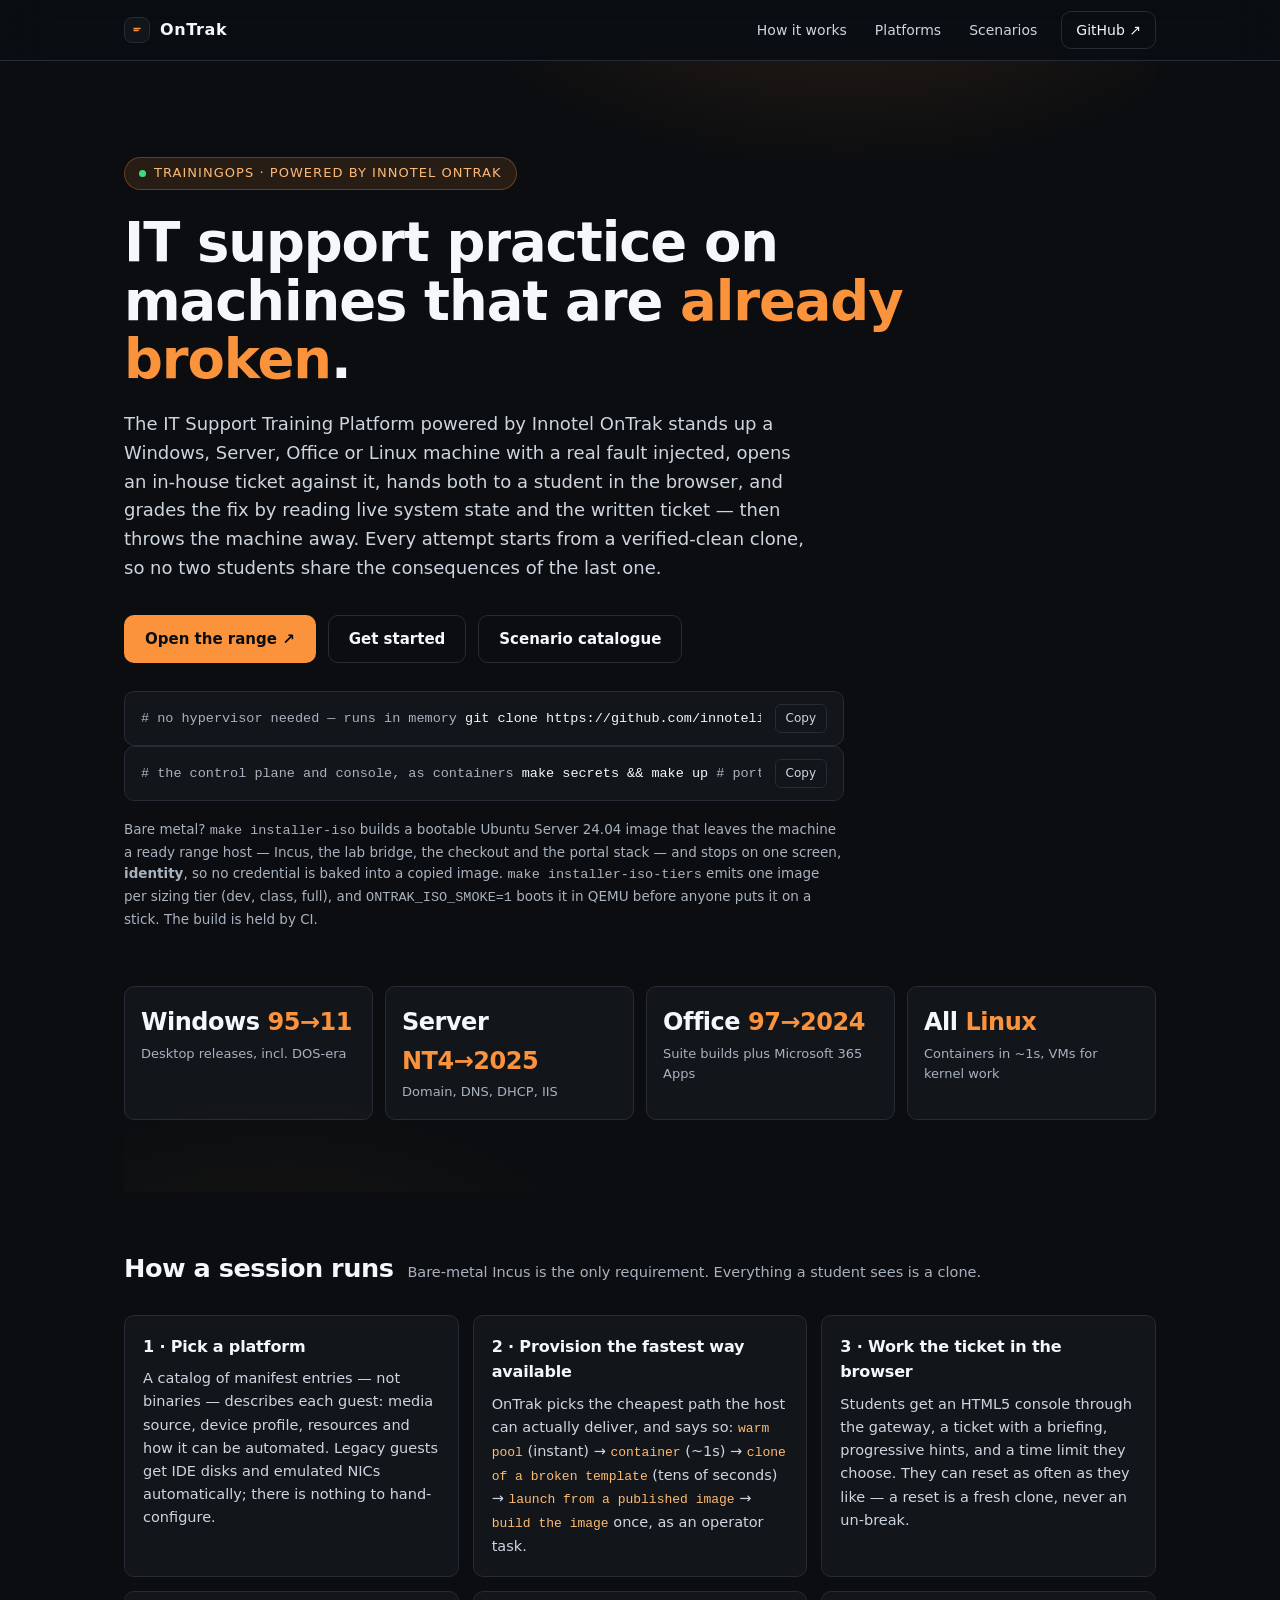
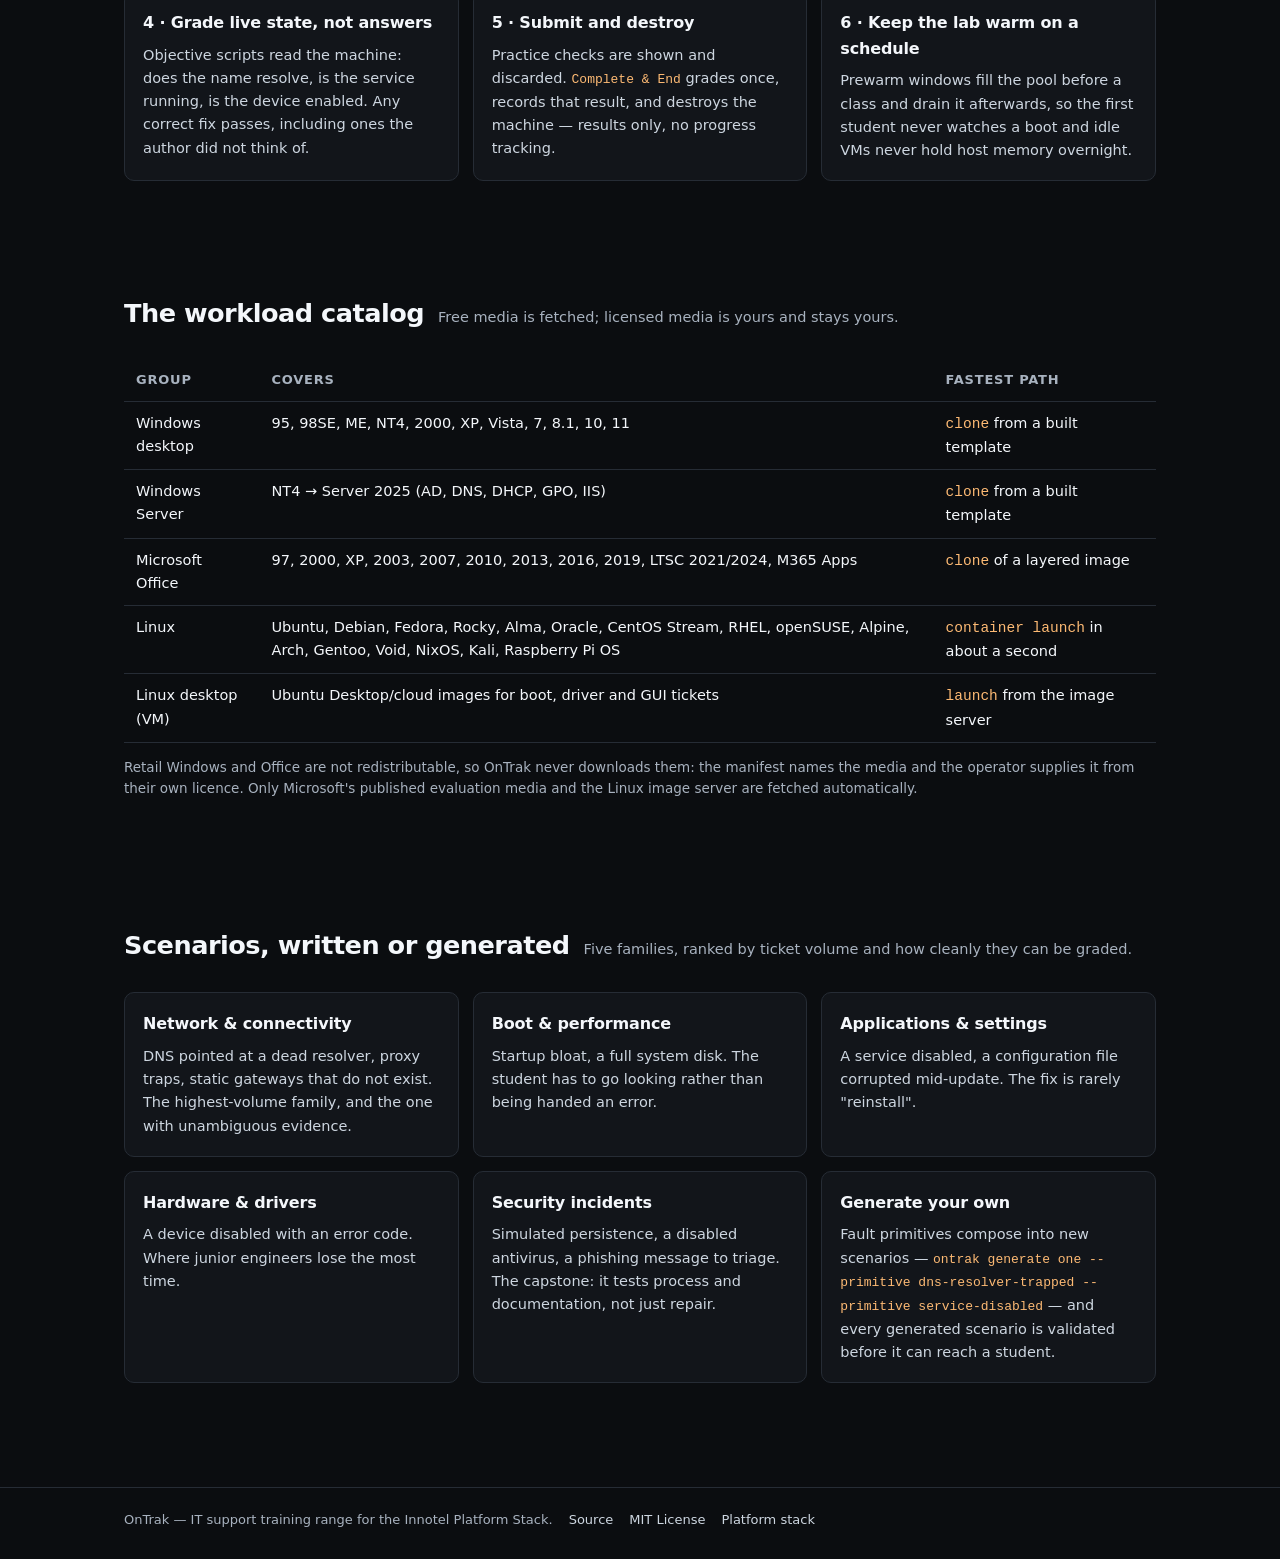
<file: web/landing/index.html>
<!doctype html>
<html lang="en">
<head>
  <meta charset="utf-8">
  <meta name="viewport" content="width=device-width, initial-scale=1">
  <title>OnTrak — IT Support Training Platform</title>
  <meta name="description" content="IT Support Training Platform powered by Innotel OnTrak: pick Windows, Server, Office or Linux, get a broken machine and a real ticket, work it in the browser, get graded.">
  <meta property="og:title" content="OnTrak — IT Support Training Platform">
  <meta property="og:description" content="IT Support Training Platform powered by Innotel OnTrak — a self-hosted range that stands up broken Windows, Office and Linux machines with real tickets, grades the work, and throws the machine away.">
  <meta property="og:type" content="website">
  <link rel="icon" href="data:image/svg+xml,%3Csvg xmlns='http://www.w3.org/2000/svg' viewBox='0 0 64 64'%3E%3Crect width='64' height='64' rx='14' fill='%230b0d10'/%3E%3Cpath d='M20 26h24M20 34h16' stroke='%23fb923c' stroke-width='5' stroke-linecap='round'/%3E%3C/svg%3E">
  <style>
    :root {
      color-scheme: dark;
      --p-bg: #0b0d10;
      --p-bg-elevated: #12151a;
      --p-surface: #181c22;
      --p-surface-hover: #1f242c;
      --p-border: #262c35;
      --p-text: #f4f7fb;
      --p-text-secondary: #cdd6e0;
      --p-text-muted: #a8b2bf;
      --p-accent: #fb923c;
      --p-accent-hover: #fdba74;
      --p-accent-tint: rgba(251, 146, 60, 0.12);
      --p-gold: #f5b544;
      --p-success: #3ddc84;
      --radius-sm: 6px;
      --radius-md: 10px;
      --radius-lg: 16px;
      --ease: cubic-bezier(.2, .8, .2, 1);
    }
    * { box-sizing: border-box; }
    html { scroll-behavior: smooth; }
    body {
      margin: 0; background: var(--p-bg); color: var(--p-text);
      font-family: ui-sans-serif, system-ui, "Segoe UI", Roboto, "Helvetica Neue", sans-serif;
      font-size: 16px; line-height: 1.6; -webkit-font-smoothing: antialiased;
    }
    ::selection { background: var(--p-accent-tint); }
    a { color: var(--p-accent); text-decoration: none; }
    a:hover { color: var(--p-accent-hover); }
    code, pre { font-family: "JetBrains Mono", ui-monospace, SFMono-Regular, Menlo, Consolas, monospace; }
    .wrap { max-width: 1080px; margin: 0 auto; padding: 0 24px; }

    .topbar { position: sticky; top: 0; z-index: 10; background: rgba(10, 14, 19, 0.72); backdrop-filter: blur(24px); -webkit-backdrop-filter: blur(24px); border-bottom: 1px solid var(--p-border); }
    .topbar-inner { display: flex; align-items: center; gap: 20px; height: 60px; }
    .brand { display: flex; align-items: center; gap: 10px; font-weight: 650; letter-spacing: 0.04em; color: var(--p-text); }
    .brand:hover { color: var(--p-text); }
    .brand .mark { display: grid; place-items: center; width: 26px; height: 26px; border-radius: 8px; background: var(--p-bg-elevated); border: 1px solid var(--p-border); }
    .topbar nav { margin-left: auto; display: flex; align-items: center; gap: 4px; }
    .topbar nav a { color: var(--p-text-secondary); padding: 6px 12px; border-radius: var(--radius-sm); font-size: 14px; }
    .topbar nav a:hover { color: var(--p-text); background: var(--p-surface-hover); }
    .topbar .gh { display: inline-flex; align-items: center; gap: 8px; margin-left: 8px; border: 1px solid var(--p-border); border-radius: var(--radius-md); padding: 7px 14px; color: var(--p-text); font-size: 14px; }
    .topbar .gh:hover { border-color: var(--p-accent); background: var(--p-accent-tint); }

    .hero { position: relative; overflow: hidden; padding: 96px 0 72px; }
    .hero::before { content: ""; position: absolute; inset: 0; background: radial-gradient(600px 320px at 70% -10%, rgba(251, 146, 60, 0.14), transparent 70%), radial-gradient(500px 300px at 15% 110%, rgba(245, 181, 68, 0.06), transparent 70%); pointer-events: none; }
    .hero-inner { position: relative; max-width: 780px; }
    .kicker { display: inline-flex; align-items: center; gap: 8px; font-size: 13px; letter-spacing: 0.08em; text-transform: uppercase; color: var(--p-accent-hover); background: var(--p-accent-tint); border: 1px solid rgba(251, 146, 60, 0.3); border-radius: 999px; padding: 5px 14px; margin: 0 0 24px; }
    .kicker .pulse { width: 7px; height: 7px; border-radius: 50%; background: var(--p-success); }
    h1 { font-size: clamp(2.2rem, 5.5vw, 3.4rem); line-height: 1.08; letter-spacing: -0.02em; margin: 0 0 20px; font-weight: 700; }
    h1 .accent { color: var(--p-accent); }
    .lede { font-size: 1.125rem; color: var(--p-text-secondary); max-width: 680px; margin: 0 0 32px; }
    .cta-row { display: flex; flex-wrap: wrap; gap: 12px; margin-bottom: 28px; }
    .btn { display: inline-flex; align-items: center; gap: 8px; border-radius: var(--radius-md); padding: 11px 20px; font-size: 15px; font-weight: 550; border: 1px solid transparent; cursor: pointer; }
    .btn-primary { background: var(--p-accent); color: #0a0e13; font-weight: 600; }
    .btn-primary:hover { background: var(--p-accent-hover); color: #0a0e13; }
    .btn-secondary { border-color: var(--p-border); color: var(--p-text); background: transparent; }
    .btn-secondary:hover { border-color: var(--p-accent); background: var(--p-accent-tint); color: var(--p-text); }
    .quickstart { display: flex; align-items: center; gap: 14px; background: var(--p-bg-elevated); border: 1px solid var(--p-border); border-radius: var(--radius-md); padding: 12px 16px; max-width: 720px; font-size: 13.5px; }
    .quickstart code { color: var(--p-text); white-space: nowrap; overflow-x: auto; }
    .quickstart code .c { color: var(--p-text-muted); }
    .quickstart .copy { margin-left: auto; flex: 0 0 auto; background: transparent; border: 1px solid var(--p-border); color: var(--p-text-secondary); border-radius: var(--radius-sm); font: inherit; font-size: 12px; padding: 4px 10px; cursor: pointer; }
    .quickstart .copy:hover { border-color: var(--p-accent); color: var(--p-text); }
    .quickstart .copy.copied { color: var(--p-success); border-color: var(--p-success); }

    .stats { display: grid; grid-template-columns: repeat(auto-fit, minmax(150px, 1fr)); gap: 12px; margin: 56px 0 0; }
    .stat { background: var(--p-bg-elevated); border: 1px solid var(--p-border); border-radius: var(--radius-md); padding: 16px; }
    .stat .n { font-size: 1.5rem; font-weight: 700; letter-spacing: -0.02em; }
    .stat .n em { font-style: normal; color: var(--p-accent); }
    .stat .l { font-size: 13px; color: var(--p-text-muted); margin-top: 2px; }

    section { padding: 56px 0; }
    .sec-head { display: flex; align-items: baseline; gap: 14px; margin-bottom: 26px; flex-wrap: wrap; }
    .sec-head h2 { font-size: 1.6rem; letter-spacing: -0.02em; margin: 0; }
    .sec-head p { color: var(--p-text-muted); margin: 0; font-size: 14.5px; }
    .grid { display: grid; grid-template-columns: repeat(auto-fit, minmax(280px, 1fr)); gap: 14px; }
    .card { border: 1px solid var(--p-border); background: var(--p-bg-elevated); border-radius: var(--radius-md); padding: 18px; }
    .card h3 { margin: 0 0 8px; font-size: 1rem; letter-spacing: -0.01em; }
    .card p { margin: 0; color: var(--p-text-secondary); font-size: 14.5px; }
    .card code { color: var(--p-accent-hover); font-size: 13px; }
    table { width: 100%; border-collapse: collapse; font-size: 14.5px; }
    th, td { text-align: left; padding: 10px 12px; border-bottom: 1px solid var(--p-border); vertical-align: top; }
    th { color: var(--p-text-muted); font-weight: 600; font-size: 13px; text-transform: uppercase; letter-spacing: 0.06em; }
    td code { color: var(--p-accent-hover); }
    footer { border-top: 1px solid var(--p-border); margin-top: 48px; padding: 22px 0 40px; color: var(--p-text-muted); font-size: 13px; }
    footer .foot-inner { display: flex; gap: 16px; flex-wrap: wrap; align-items: center; }
    footer a { color: var(--p-text-secondary); }
    footer a:hover { color: var(--p-accent); }
  </style>
</head>
<body>
  <header class="topbar">
    <div class="wrap">
      <div class="topbar-inner">
        <a class="brand" href="./">
          <span class="mark" aria-hidden="true">
            <svg width="16" height="16" viewBox="0 0 64 64"><path d="M20 26h24M20 34h16" stroke="#fb923c" stroke-width="6" stroke-linecap="round"/></svg>
          </span>
          <span>OnTrak</span>
        </a>
        <nav>
          <a href="#how">How it works</a>
          <a href="#platforms">Platforms</a>
          <a href="#scenarios">Scenarios</a>
          <a class="gh" href="https://github.com/innotelinc/OnTrak-dev">GitHub ↗</a>
        </nav>
      </div>
    </div>
  </header>

  <div class="wrap">
    <section class="hero">
      <div class="hero-inner">
        <p class="kicker"><span class="pulse" aria-hidden="true"></span> TrainingOps · powered by Innotel OnTrak</p>
        <h1>IT support practice on machines that are <span class="accent">already broken</span>.</h1>
        <p class="lede">
          The IT Support Training Platform powered by Innotel OnTrak stands up a Windows,
          Server, Office or Linux machine with a real fault injected, opens an in-house
          ticket against it, hands both to a student in the browser, and grades the fix by
          reading live system state and the written ticket — then throws the machine away.
          Every attempt starts from a verified-clean clone, so no two students share the
          consequences of the last one.
        </p>
        <div class="cta-row">
          <a class="btn btn-primary" href="https://ontrak.innotel.us/">Open the range ↗</a>
          <a class="btn btn-secondary" href="https://github.com/innotelinc/OnTrak-dev#quick-start">Get started</a>
          <a class="btn btn-secondary" href="https://github.com/innotelinc/OnTrak-dev/blob/main/docs/scenarios.md">Scenario catalogue</a>
        </div>
        <div class="quickstart">
          <code id="qs"><span class="c"># no hypervisor needed — runs in memory</span>
git clone https://github.com/innotelinc/OnTrak-dev.git &amp;&amp; cd OnTrak-dev
./scripts/setup.sh
make demo</code>
          <button class="copy" data-copy="#qs" type="button">Copy</button>
        </div>
        <div class="quickstart">
          <code id="qs-docker"><span class="c"># the control plane and console, as containers</span>
make secrets &amp;&amp; make up
<span class="c"># portal :8080 · console :8080/guacamole/ · the broken machines stay Incus VMs</span></code>
          <button class="copy" data-copy="#qs-docker" type="button">Copy</button>
        </div>
        <p style="color: var(--p-text-muted); font-size: 13.5px; margin: 18px 0 0; max-width: 720px;">
          Bare metal? <code>make installer-iso</code> builds a bootable Ubuntu Server 24.04 image
          that leaves the machine a ready range host — Incus, the lab bridge, the checkout and the
          portal stack — and stops on one screen, <strong>identity</strong>, so no credential is
          baked into a copied image. <code>make installer-iso-tiers</code> emits one image per
          sizing tier (dev, class, full), and <code>ONTRAK_ISO_SMOKE=1</code> boots it in QEMU
          before anyone puts it on a stick. The build is held by CI.
        </p>
      </div>

      <div class="stats">
        <div class="stat"><div class="n">Windows <em>95→11</em></div><div class="l">Desktop releases, incl. DOS-era</div></div>
        <div class="stat"><div class="n">Server <em>NT4→2025</em></div><div class="l">Domain, DNS, DHCP, IIS</div></div>
        <div class="stat"><div class="n">Office <em>97→2024</em></div><div class="l">Suite builds plus Microsoft 365 Apps</div></div>
        <div class="stat"><div class="n">All <em>Linux</em></div><div class="l">Containers in ~1s, VMs for kernel work</div></div>
      </div>
    </section>

    <section id="how">
      <div class="sec-head">
        <h2>How a session runs</h2>
        <p>Bare-metal Incus is the only requirement. Everything a student sees is a clone.</p>
      </div>
      <div class="grid">
        <div class="card">
          <h3>1 · Pick a platform</h3>
          <p>A catalog of manifest entries — not binaries — describes each guest: media source,
              device profile, resources and how it can be automated. Legacy guests get IDE disks and
              emulated NICs automatically; there is nothing to hand-configure.</p>
        </div>
        <div class="card">
          <h3>2 · Provision the fastest way available</h3>
          <p>OnTrak picks the cheapest path the host can actually deliver, and says so:
              <code>warm pool</code> (instant) → <code>container</code> (~1s) →
              <code>clone of a broken template</code> (tens of seconds) →
              <code>launch from a published image</code> → <code>build the image</code> once, as an operator task.</p>
        </div>
        <div class="card">
          <h3>3 · Work the ticket in the browser</h3>
          <p>Students get an HTML5 console through the gateway, a ticket with a briefing, progressive
              hints, and a time limit they choose. They can reset as often as they like — a reset is a
              fresh clone, never an un-break.</p>
        </div>
        <div class="card">
          <h3>4 · Grade live state, not answers</h3>
          <p>Objective scripts read the machine: does the name resolve, is the service running, is the
              device enabled. Any correct fix passes, including ones the author did not think of.</p>
        </div>
        <div class="card">
          <h3>5 · Submit and destroy</h3>
          <p>Practice checks are shown and discarded. <code>Complete &amp; End</code> grades once, records that
              result, and destroys the machine — results only, no progress tracking.</p>
        </div>
        <div class="card">
          <h3>6 · Keep the lab warm on a schedule</h3>
          <p>Prewarm windows fill the pool before a class and drain it afterwards, so the first student
              never watches a boot and idle VMs never hold host memory overnight.</p>
        </div>
      </div>
    </section>

    <section id="platforms">
      <div class="sec-head">
        <h2>The workload catalog</h2>
        <p>Free media is fetched; licensed media is yours and stays yours.</p>
      </div>
      <table>
        <thead><tr><th>Group</th><th>Covers</th><th>Fastest path</th></tr></thead>
        <tbody>
          <tr><td>Windows desktop</td><td>95, 98SE, ME, NT4, 2000, XP, Vista, 7, 8.1, 10, 11</td><td><code>clone</code> from a built template</td></tr>
          <tr><td>Windows Server</td><td>NT4 → Server 2025 (AD, DNS, DHCP, GPO, IIS)</td><td><code>clone</code> from a built template</td></tr>
          <tr><td>Microsoft Office</td><td>97, 2000, XP, 2003, 2007, 2010, 2013, 2016, 2019, LTSC 2021/2024, M365 Apps</td><td><code>clone</code> of a layered image</td></tr>
          <tr><td>Linux</td><td>Ubuntu, Debian, Fedora, Rocky, Alma, Oracle, CentOS Stream, RHEL, openSUSE, Alpine, Arch, Gentoo, Void, NixOS, Kali, Raspberry Pi OS</td><td><code>container launch</code> in about a second</td></tr>
          <tr><td>Linux desktop (VM)</td><td>Ubuntu Desktop/cloud images for boot, driver and GUI tickets</td><td><code>launch</code> from the image server</td></tr>
        </tbody>
      </table>
      <p style="color: var(--p-text-muted); font-size: 13.5px; margin-top: 14px;">
        Retail Windows and Office are not redistributable, so OnTrak never downloads them: the
        manifest names the media and the operator supplies it from their own licence. Only
        Microsoft's published evaluation media and the Linux image server are fetched automatically.
      </p>
    </section>

    <section id="scenarios">
      <div class="sec-head">
        <h2>Scenarios, written or generated</h2>
        <p>Five families, ranked by ticket volume and how cleanly they can be graded.</p>
      </div>
      <div class="grid">
        <div class="card"><h3>Network &amp; connectivity</h3><p>DNS pointed at a dead resolver, proxy traps, static gateways that do not exist. The highest-volume family, and the one with unambiguous evidence.</p></div>
        <div class="card"><h3>Boot &amp; performance</h3><p>Startup bloat, a full system disk. The student has to go looking rather than being handed an error.</p></div>
        <div class="card"><h3>Applications &amp; settings</h3><p>A service disabled, a configuration file corrupted mid-update. The fix is rarely "reinstall".</p></div>
        <div class="card"><h3>Hardware &amp; drivers</h3><p>A device disabled with an error code. Where junior engineers lose the most time.</p></div>
        <div class="card"><h3>Security incidents</h3><p>Simulated persistence, a disabled antivirus, a phishing message to triage. The capstone: it tests process and documentation, not just repair.</p></div>
        <div class="card"><h3>Generate your own</h3><p>Fault primitives compose into new scenarios — <code>ontrak generate one --primitive dns-resolver-trapped --primitive service-disabled</code> — and every generated scenario is validated before it can reach a student.</p></div>
      </div>
    </section>
  </div>

  <footer>
    <div class="wrap foot-inner">
      <span>OnTrak — IT support training range for the Innotel Platform Stack.</span>
      <a href="https://github.com/innotelinc/OnTrak-dev">Source</a>
      <a href="https://github.com/innotelinc/OnTrak-dev/blob/main/LICENSE">MIT License</a>
      <a href="https://github.com/innotelinc/innotel-platform-stack">Platform stack</a>
    </div>
  </footer>

  <script>
    document.querySelectorAll(".copy").forEach(function (button) {
      button.addEventListener("click", function () {
        var target = document.querySelector(button.getAttribute("data-copy"));
        if (!target) return;
        var text = target.innerText.replace(/^\s*#.*\n/, "");
        navigator.clipboard.writeText(text).then(function () {
          button.textContent = "Copied";
          button.classList.add("copied");
          setTimeout(function () {
            button.textContent = "Copy";
            button.classList.remove("copied");
          }, 1600);
        });
      });
    });
  </script>
</body>
</html>
</file>
